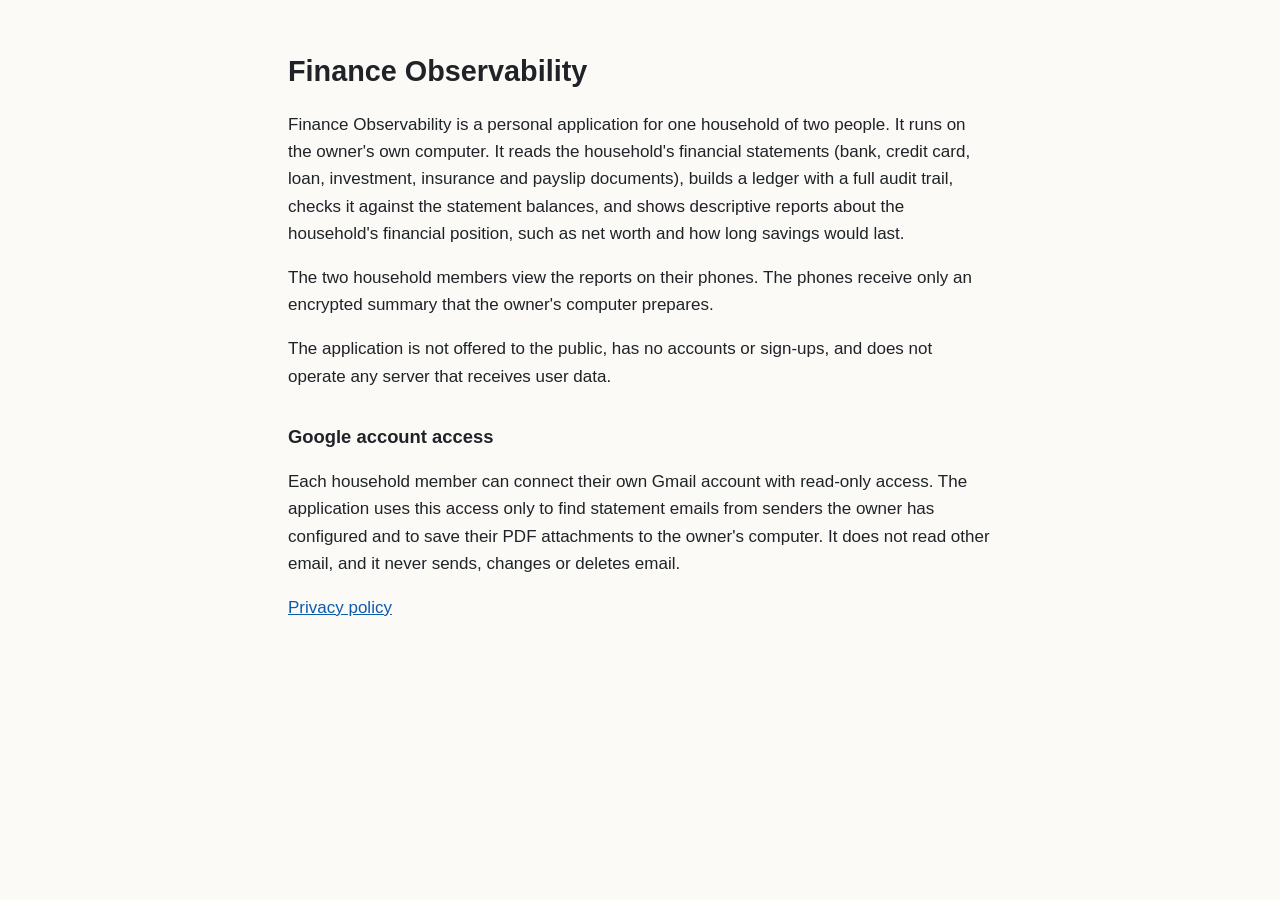
<file: index.html>
<!doctype html>
<html lang="en">
<head>
  <meta charset="utf-8">
  <meta name="viewport" content="width=device-width, initial-scale=1">
  <title>Finance Observability</title>
  <link rel="stylesheet" href="style.css">
</head>
<body>
  <main>
    <h1>Finance Observability</h1>
    <p>
      Finance Observability is a personal application for one household of two people. It runs
      on the owner's own computer. It reads the household's financial statements (bank, credit
      card, loan, investment, insurance and payslip documents), builds a ledger with a full
      audit trail, checks it against the statement balances, and shows descriptive reports
      about the household's financial position, such as net worth and how long savings would
      last.
    </p>
    <p>
      The two household members view the reports on their phones. The phones receive only an
      encrypted summary that the owner's computer prepares.
    </p>
    <p>
      The application is not offered to the public, has no accounts or sign-ups, and does not
      operate any server that receives user data.
    </p>
    <h2>Google account access</h2>
    <p>
      Each household member can connect their own Gmail account with read-only access. The
      application uses this access only to find statement emails from senders the owner has
      configured and to save their PDF attachments to the owner's computer. It does not read
      other email, and it never sends, changes or deletes email.
    </p>
    <p><a href="privacy.html">Privacy policy</a></p>
  </main>
</body>
</html>
</file>
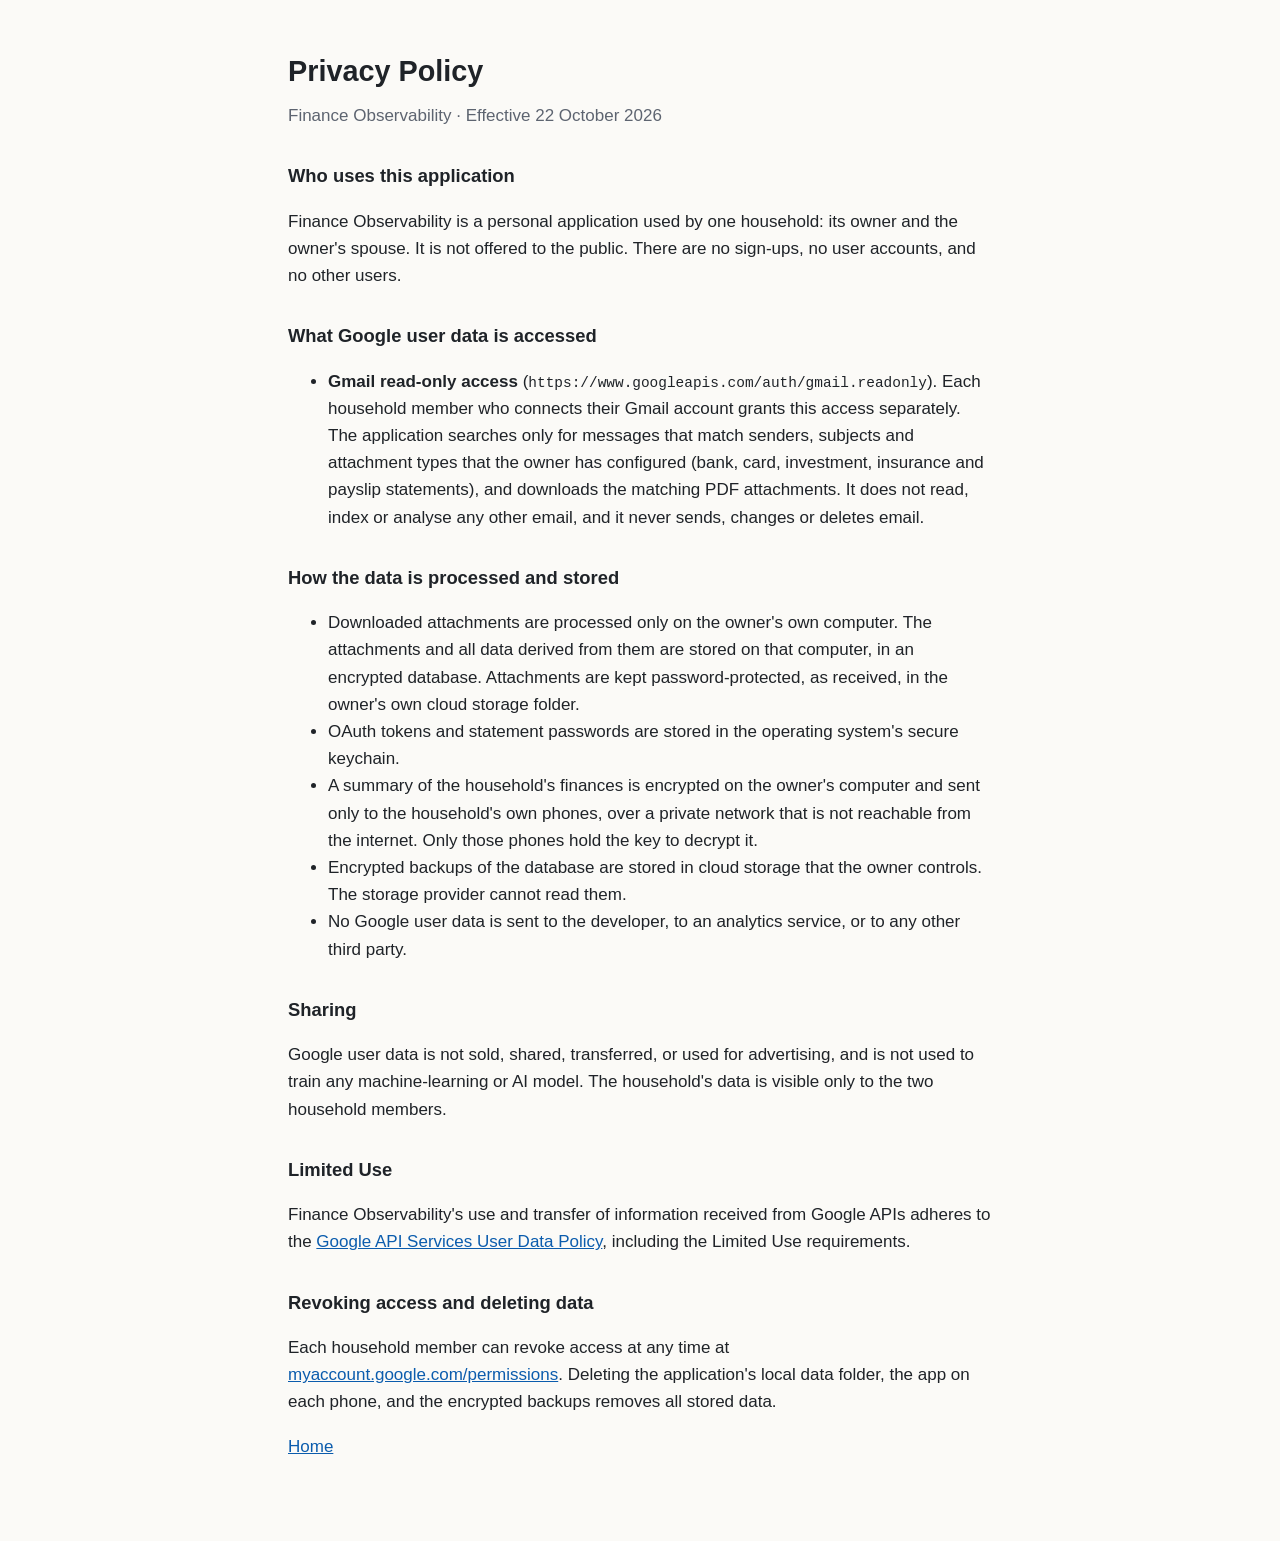
<file: privacy.html>
<!doctype html>
<html lang="en">
<head>
  <meta charset="utf-8">
  <meta name="viewport" content="width=device-width, initial-scale=1">
  <title>Finance Observability Privacy Policy</title>
  <link rel="stylesheet" href="style.css">
</head>
<body>
  <main>
    <h1>Privacy Policy</h1>
    <p class="meta">Finance Observability · Effective 22 October 2026</p>

    <h2>Who uses this application</h2>
    <p>
      Finance Observability is a personal application used by one household: its owner and the
      owner's spouse. It is not offered to the public. There are no sign-ups, no user accounts,
      and no other users.
    </p>

    <h2>What Google user data is accessed</h2>
    <ul>
      <li>
        <strong>Gmail read-only access</strong> (<code>https://www.googleapis.com/auth/gmail.readonly</code>).
        Each household member who connects their Gmail account grants this access separately.
        The application searches only for messages that match senders, subjects and attachment
        types that the owner has configured (bank, card, investment, insurance and payslip
        statements), and downloads the matching PDF attachments. It does not read, index or
        analyse any other email, and it never sends, changes or deletes email.
      </li>
    </ul>

    <h2>How the data is processed and stored</h2>
    <ul>
      <li>
        Downloaded attachments are processed only on the owner's own computer. The attachments
        and all data derived from them are stored on that computer, in an encrypted database.
        Attachments are kept password-protected, as received, in the owner's own cloud
        storage folder.
      </li>
      <li>
        OAuth tokens and statement passwords are stored in the operating system's secure
        keychain.
      </li>
      <li>
        A summary of the household's finances is encrypted on the owner's computer and sent
        only to the household's own phones, over a private network that is not reachable from
        the internet. Only those phones hold the key to decrypt it.
      </li>
      <li>
        Encrypted backups of the database are stored in cloud storage that the owner controls.
        The storage provider cannot read them.
      </li>
      <li>
        No Google user data is sent to the developer, to an analytics service, or to any other
        third party.
      </li>
    </ul>

    <h2>Sharing</h2>
    <p>
      Google user data is not sold, shared, transferred, or used for advertising, and is not
      used to train any machine-learning or AI model. The household's data is visible only to
      the two household members.
    </p>

    <h2>Limited Use</h2>
    <p>
      Finance Observability's use and transfer of information received from Google APIs adheres
      to the
      <a href="https://developers.google.com/terms/api-services-user-data-policy">Google API Services User Data Policy</a>,
      including the Limited Use requirements.
    </p>

    <h2>Revoking access and deleting data</h2>
    <p>
      Each household member can revoke access at any time at
      <a href="https://myaccount.google.com/permissions">myaccount.google.com/permissions</a>.
      Deleting the application's local data folder, the app on each phone, and the encrypted
      backups removes all stored data.
    </p>

    <p><a href="index.html">Home</a></p>
  </main>
</body>
</html>
</file>
<file: style.css>
:root {
  --bg: #fbfaf7;
  --fg: #1f2328;
  --muted: #5d6470;
  --link: #0b5cad;
  --rule: #e4e1da;
  color-scheme: light dark;
}

@media (prefers-color-scheme: dark) {
  :root {
    --bg: #15171a;
    --fg: #e6e6e3;
    --muted: #9aa0a8;
    --link: #7cb4f0;
    --rule: #2c3036;
  }
}

body {
  margin: 0;
  background: var(--bg);
  color: var(--fg);
  font: 17px/1.6 -apple-system, BlinkMacSystemFont, "Segoe UI", sans-serif;
}

main {
  max-width: 44rem;
  margin: 0 auto;
  padding: 3rem 1rem 4rem;
}

h1 { font-size: 1.8rem; margin: 0 0 1rem; }
h2 { font-size: 1.15rem; margin: 2rem 0 0.5rem; }
a { color: var(--link); }
code { font-size: 0.85em; overflow-wrap: anywhere; }
.meta { color: var(--muted); margin-top: -0.5rem; }
footer { margin-top: 3rem; padding-top: 1rem; border-top: 1px solid var(--rule); color: var(--muted); }
</file>
